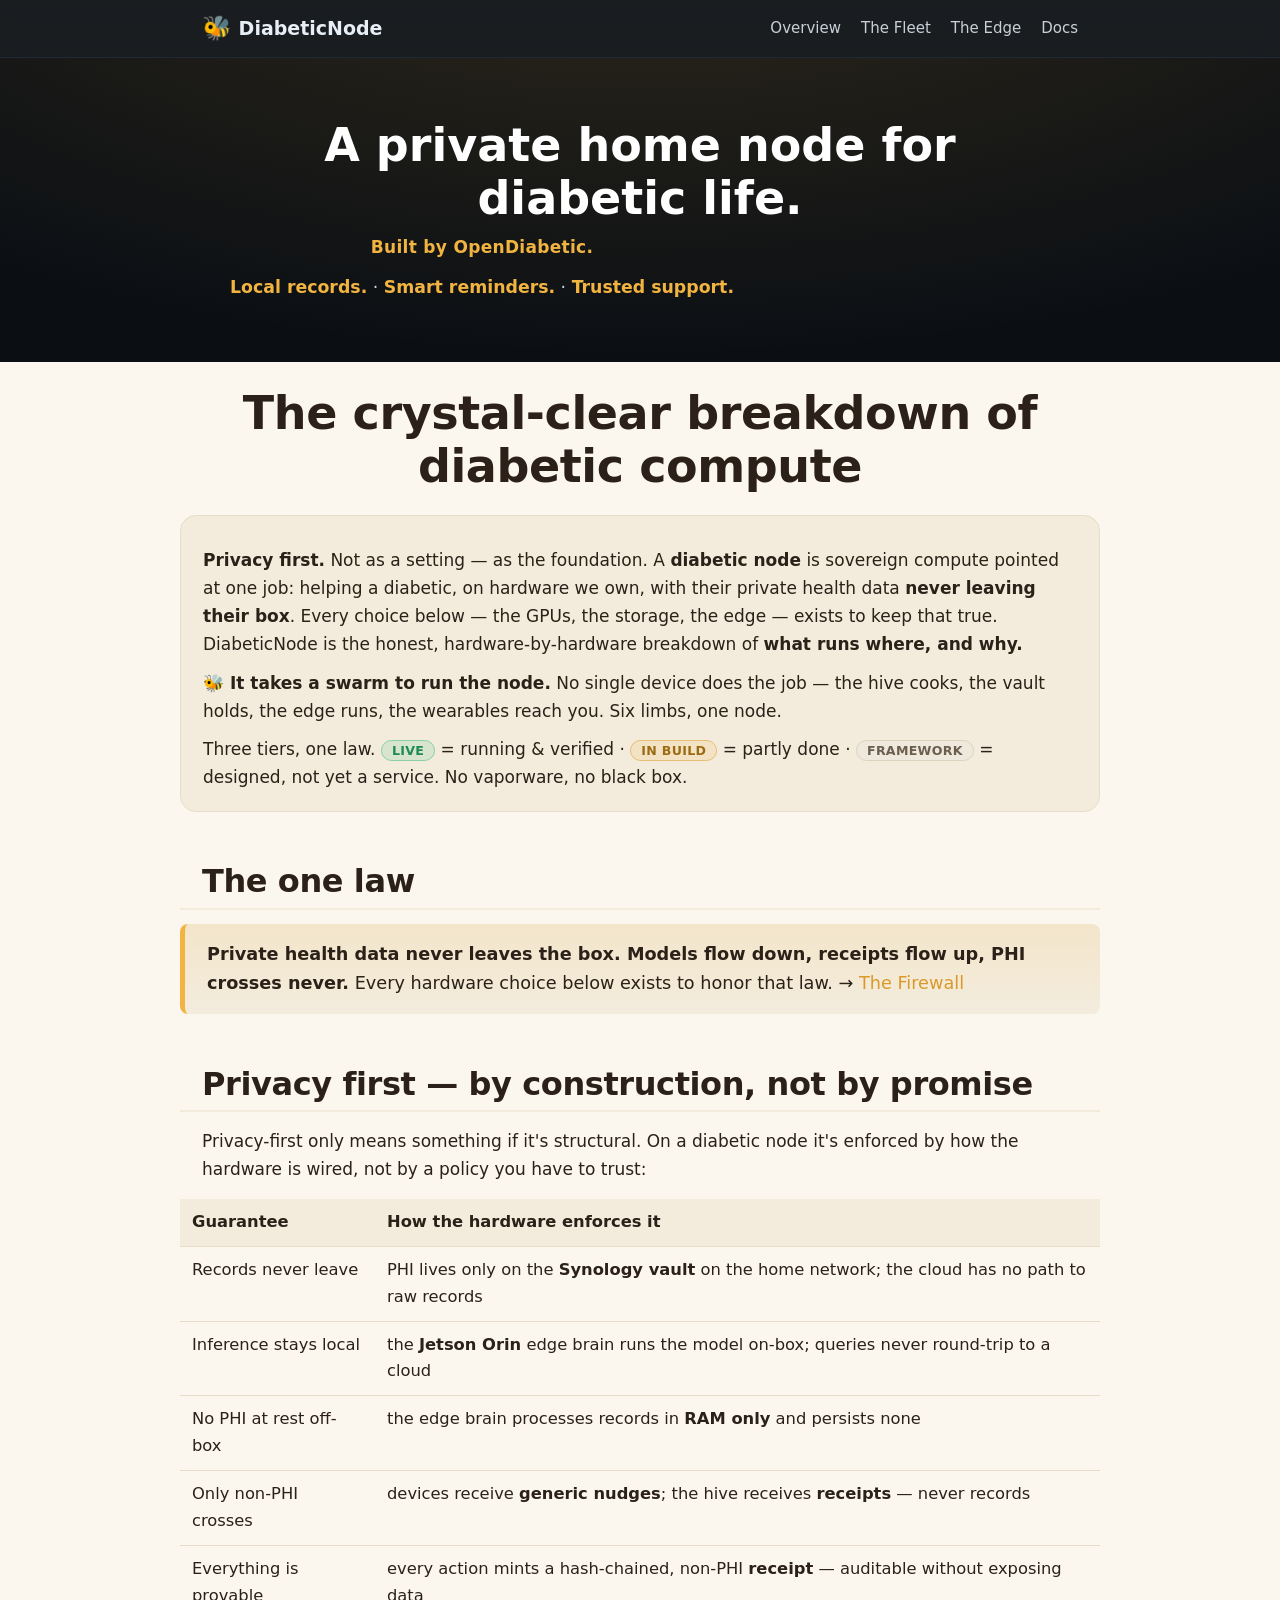
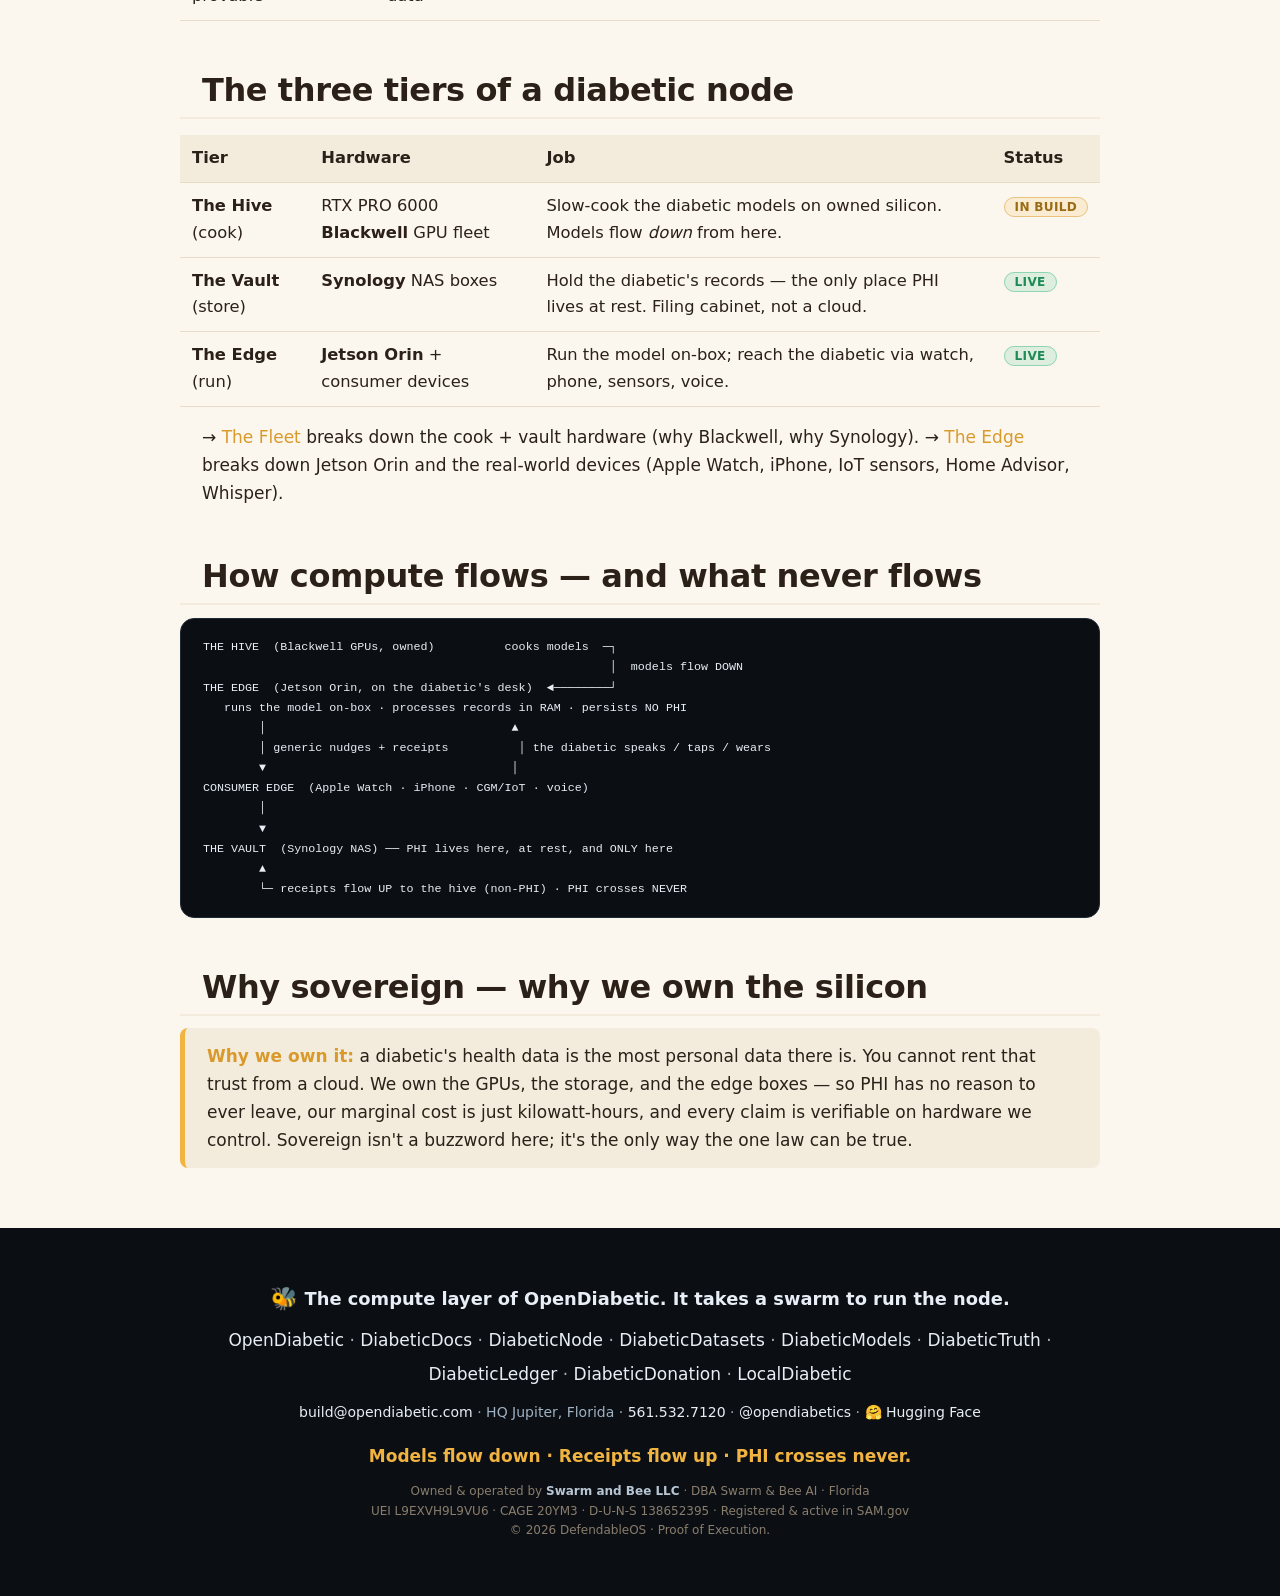
<file: index.html>
<!DOCTYPE html>
<html lang="en">
<head>
<meta charset="utf-8">
<meta name="viewport" content="width=device-width, initial-scale=1">
<link rel="icon" href="/assets/bee.svg" type="image/svg+xml">
<title>DiabeticNode — privacy-first diabetic compute, broken down clearly</title>
<meta name="description" content="How OpenDiabetic's sovereign compute actually works, hardware by hardware: the Blackwell GPU cook fleet, the Synology vaults, the Jetson Orin edge brain, and the consumer edge — Apple Watch, iPhone, IoT sensors, voice. What runs where, and why. No black box.">
<link rel="canonical" href="https://diabeticnode.com/">
<meta property="og:image" content="https://diabeticnode.com/assets/og.png">
<meta property="og:image:width" content="1200">
<meta property="og:image:height" content="630">
<meta name="twitter:image" content="https://diabeticnode.com/assets/og.png">
<meta name="robots" content="index,follow,max-image-preview:large">
<meta name="theme-color" content="#0B0F14">
<meta name="author" content="OpenDiabetic">
<meta name="keywords" content="diabetic compute, privacy-first diabetes, sovereign AI health, Blackwell GPU, Jetson Orin edge brain, Synology vault, diabetic compute breakdown, PHI never leaves the box">
<meta property="og:type" content="article">
<meta property="og:site_name" content="DiabeticNode">
<meta property="og:url" content="https://diabeticnode.com/">
<meta property="og:title" content="DiabeticNode — privacy-first diabetic compute, broken down clearly">
<meta property="og:description" content="The honest, hardware-by-hardware breakdown of OpenDiabetic's sovereign compute: the Blackwell cook fleet, the Synology vaults, the Jetson Orin edge brain, and the consumer edge. What runs where, and why. No black box.">
<meta property="og:locale" content="en_US">
<meta name="twitter:card" content="summary_large_image">
<meta name="twitter:site" content="@opendiabetics">
<meta name="twitter:title" content="DiabeticNode — privacy-first diabetic compute, broken down clearly">
<meta name="twitter:description" content="What runs where, and why — hardware by hardware. Records never leave the box. No black box.">
<link rel="stylesheet" href="/style.css">
<script type="application/ld+json">
{"@context":"https://schema.org","@type":"TechArticle","name":"DiabeticNode — the diabetic compute breakdown",
 "url":"https://diabeticnode.com/","inLanguage":"en","dateModified":"2026-06-21",
 "publisher":{"@type":"Organization","name":"OpenDiabetic","url":"https://opendiabetic.com",
   "parentOrganization":{"@type":"Organization","name":"Swarm and Bee LLC","legalName":"Swarm and Bee LLC","alternateName":"Swarm & Bee AI",
     "address":{"@type":"PostalAddress","addressRegion":"FL","addressCountry":"US"},
     "identifier":[{"@type":"PropertyValue","propertyID":"SAM UEI","value":"L9EXVH9L9VU6"},{"@type":"PropertyValue","propertyID":"CAGE","value":"20YM3"},{"@type":"PropertyValue","propertyID":"DUNS","value":"138652395"}]}},
 "sameAs":["https://opendiabetic.com","https://diabeticdocs.com","https://diabeticdatasets.com","https://diabeticmodels.com","https://diabetictruth.org","https://diabeticledger.com","https://diabeticdonation.com","https://localdiabetic.com","https://x.com/opendiabetics"],
 "about":"Sovereign diabetic compute: GPU fleet, storage, edge devices, and use-cases"}
</script>
</head>
<body>
<header>
  <nav class="top"><strong><span class="bee" aria-hidden="true">🐝</span> DiabeticNode</strong>
    <a href="/">Overview</a>
    <a href="/the-fleet">The Fleet</a>
    <a href="/the-edge">The Edge</a>
    <a href="https://diabeticdocs.com">Docs</a>
  </nav>
</header>

<div class="hero">
  <p class="tagline">A private home node for diabetic life.</p>
  <p class="byline">Built by OpenDiabetic.</p>
  <p class="pillars"><b>Local records.</b> · <b>Smart reminders.</b> · <b>Trusted support.</b></p>
</div>

<h1>The crystal-clear breakdown of diabetic compute</h1>
<div class="lede">
  <p><b>Privacy first.</b> Not as a setting — as the foundation. A <b>diabetic node</b> is sovereign compute
  pointed at one job: helping a diabetic, on hardware we own, with their private health data <b>never leaving
  their box</b>. Every choice below — the GPUs, the storage, the edge — exists to keep that true. DiabeticNode
  is the honest, hardware-by-hardware breakdown of <b>what runs where, and why.</b></p>
  <p><b>🐝 It takes a swarm to run the node.</b> No single device does the job — the hive cooks, the vault
  holds, the edge runs, the wearables reach you. Six limbs, one node.</p>
  <p style="margin-bottom:0">Three tiers, one law.
  <span class="st live">LIVE</span> = running & verified ·
  <span class="st build">IN BUILD</span> = partly done ·
  <span class="st frame">FRAMEWORK</span> = designed, not yet a service. No vaporware, no black box.</p>
</div>

<h2>The one law</h2>
<p class="law"><b>Private health data never leaves the box. Models flow down, receipts flow up, PHI crosses
never.</b> Every hardware choice below exists to honor that law. → <a href="https://diabeticdocs.com/the-firewall">The Firewall</a></p>

<h2>Privacy first — by construction, not by promise</h2>
<p>Privacy-first only means something if it's structural. On a diabetic node it's enforced by how the
hardware is wired, not by a policy you have to trust:</p>
<table>
<tr><th>Guarantee</th><th>How the hardware enforces it</th></tr>
<tr><td>Records never leave</td><td>PHI lives only on the <b>Synology vault</b> on the home network; the cloud has no path to raw records</td></tr>
<tr><td>Inference stays local</td><td>the <b>Jetson Orin</b> edge brain runs the model on-box; queries never round-trip to a cloud</td></tr>
<tr><td>No PHI at rest off-box</td><td>the edge brain processes records in <b>RAM only</b> and persists none</td></tr>
<tr><td>Only non-PHI crosses</td><td>devices receive <b>generic nudges</b>; the hive receives <b>receipts</b> — never records</td></tr>
<tr><td>Everything is provable</td><td>every action mints a hash-chained, non-PHI <b>receipt</b> — auditable without exposing data</td></tr>
</table>

<h2>The three tiers of a diabetic node</h2>
<table>
<tr><th>Tier</th><th>Hardware</th><th>Job</th><th>Status</th></tr>
<tr><td><b>The Hive</b> (cook)</td><td>RTX PRO 6000 <b>Blackwell</b> GPU fleet</td><td>Slow-cook the diabetic models on owned silicon. Models flow <i>down</i> from here.</td><td><span class="st build">IN BUILD</span></td></tr>
<tr><td><b>The Vault</b> (store)</td><td><b>Synology</b> NAS boxes</td><td>Hold the diabetic's records — the only place PHI lives at rest. Filing cabinet, not a cloud.</td><td><span class="st live">LIVE</span></td></tr>
<tr><td><b>The Edge</b> (run)</td><td><b>Jetson Orin</b> + consumer devices</td><td>Run the model on-box; reach the diabetic via watch, phone, sensors, voice.</td><td><span class="st live">LIVE</span></td></tr>
</table>
<p>→ <a href="/the-fleet">The Fleet</a> breaks down the cook + vault hardware (why Blackwell, why Synology).
→ <a href="/the-edge">The Edge</a> breaks down Jetson Orin and the real-world devices (Apple Watch, iPhone,
IoT sensors, Home Advisor, Whisper).</p>

<h2>How compute flows — and what never flows</h2>
<pre class="flow"><code>THE HIVE  (Blackwell GPUs, owned)          cooks models  ─┐
                                                          │  models flow DOWN
THE EDGE  (Jetson Orin, on the diabetic's desk)  ◄────────┘
   runs the model on-box · processes records in RAM · persists NO PHI
        │                                   ▲
        │ generic nudges + receipts          │ the diabetic speaks / taps / wears
        ▼                                   │
CONSUMER EDGE  (Apple Watch · iPhone · CGM/IoT · voice)
        │
        ▼
THE VAULT  (Synology NAS) ── PHI lives here, at rest, and ONLY here
        ▲
        └─ receipts flow UP to the hive (non-PHI) · PHI crosses NEVER</code></pre>

<h2>Why sovereign — why we own the silicon</h2>
<div class="why"><b>Why we own it:</b> a diabetic's health data is the most personal data there is. You
cannot rent that trust from a cloud. We own the GPUs, the storage, and the edge boxes — so PHI has no reason
to ever leave, our marginal cost is just kilowatt-hours, and every claim is verifiable on hardware we
control. Sovereign isn't a buzzword here; it's the only way the one law can be true.</div>

<footer>
  <div class="wrap">
    <p class="tagline"><span class="bee" aria-hidden="true">🐝</span> The compute layer of OpenDiabetic. It takes a swarm to run the node.</p>
    <p class="links">
      <a href="https://opendiabetic.com">OpenDiabetic</a> ·
      <a href="https://diabeticdocs.com">DiabeticDocs</a> ·
      <a href="https://diabeticnode.com">DiabeticNode</a> ·
      <a href="https://diabeticdatasets.com">DiabeticDatasets</a> ·
      <a href="https://diabeticmodels.com">DiabeticModels</a> ·
      <a href="https://diabetictruth.org">DiabeticTruth</a> ·
      <a href="https://diabeticledger.com">DiabeticLedger</a> ·
      <a href="https://diabeticdonation.com">DiabeticDonation</a> ·
      <a href="https://localdiabetic.com">LocalDiabetic</a>
    </p>
    <p class="contact"><a href="mailto:build@opendiabetic.com">build@opendiabetic.com</a> ·
      HQ Jupiter, Florida · <a href="tel:+15615327120">561.532.7120</a> ·
      <a href="https://x.com/opendiabetics" rel="me">@opendiabetics</a> · <a href="https://huggingface.co/SwarmandBee" rel="me">🤗 Hugging Face</a></p>
    <p class="motto">Models flow down · Receipts flow up · PHI crosses never.</p>
    <p class="legal">Owned &amp; operated by <b>Swarm and Bee LLC</b> · DBA Swarm &amp; Bee AI · Florida<br>
      UEI L9EXVH9L9VU6 · CAGE 20YM3 · D-U-N-S 138652395 · Registered &amp; active in SAM.gov<br>
      &copy; 2026 DefendableOS · Proof of Execution.</p>
  </div>
</footer>
</body>
</html>
</file>
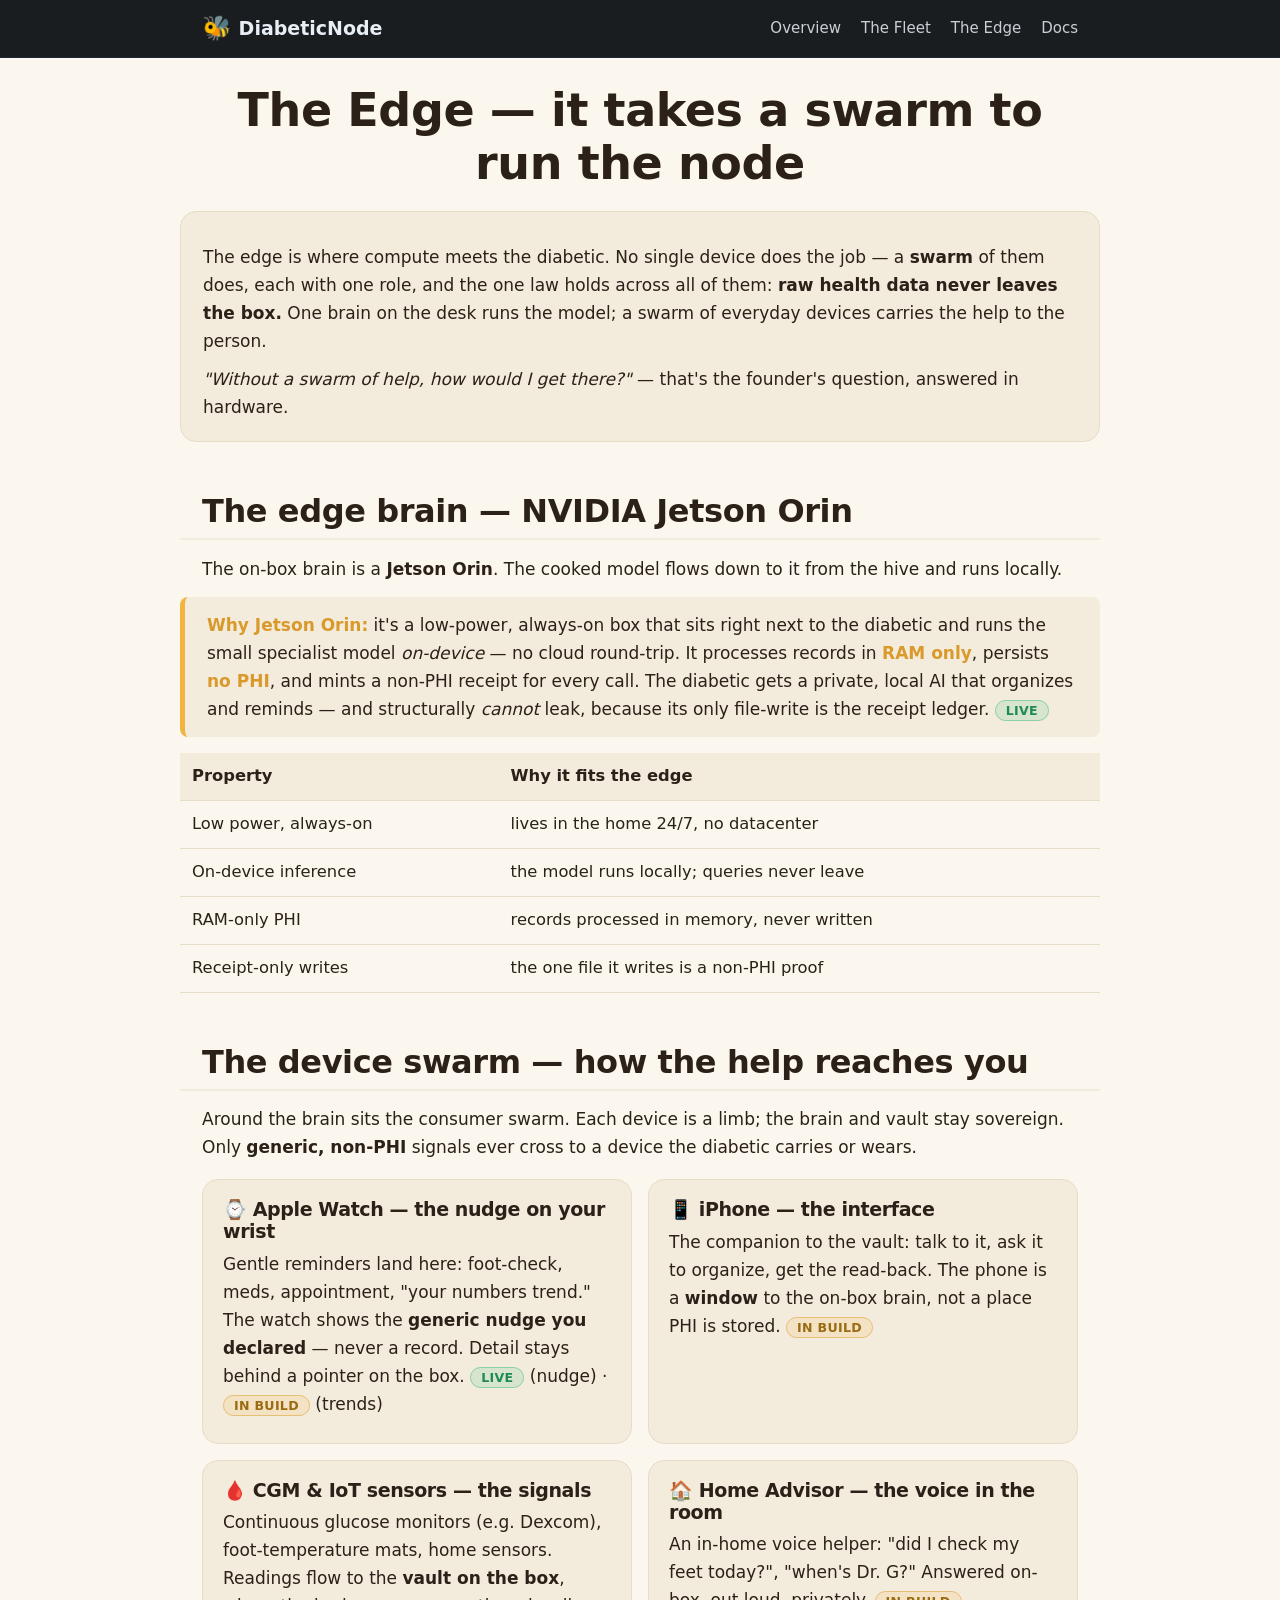
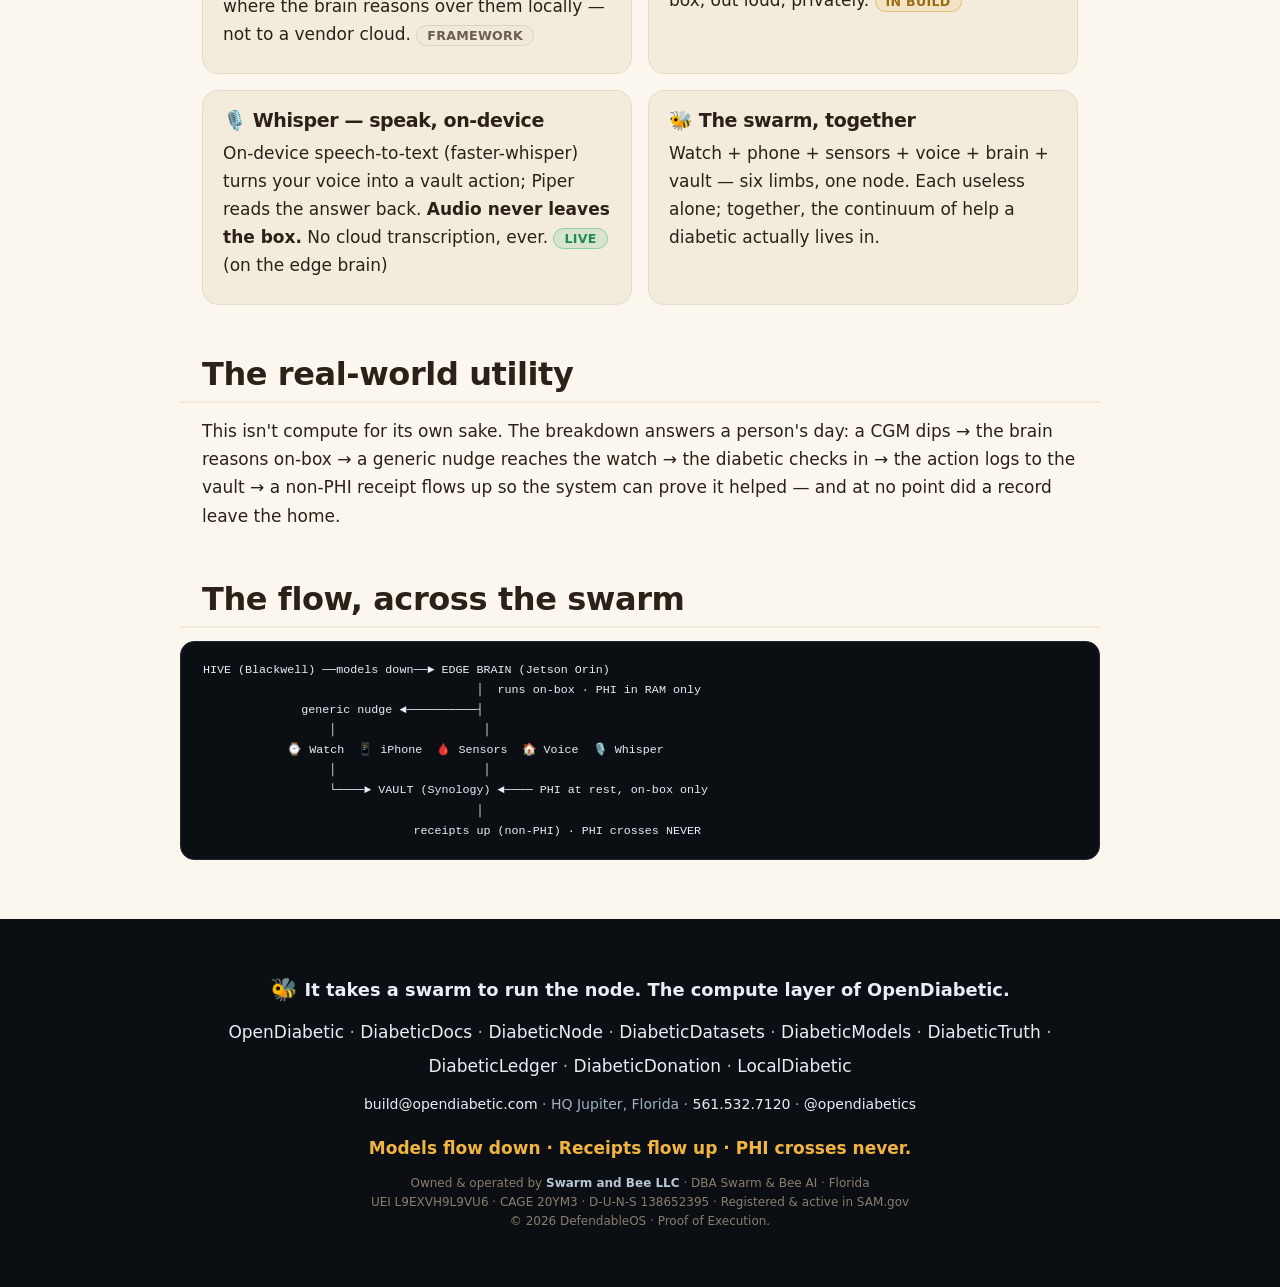
<file: the-edge.html>
<!DOCTYPE html>
<html lang="en">
<head>
<meta charset="utf-8">
<meta name="viewport" content="width=device-width, initial-scale=1">
<link rel="icon" href="/assets/bee.svg" type="image/svg+xml">
<title>The Edge — Jetson Orin & the device swarm | DiabeticNode</title>
<meta name="description" content="The diabetic compute edge: a Jetson Orin edge brain running the model on-box, and the consumer device swarm that reaches the diabetic — Apple Watch, iPhone, CGM/IoT sensors, home voice advisor, and on-device Whisper. The real-world use-cases. It takes a swarm to run the node.">
<link rel="canonical" href="https://diabeticnode.com/the-edge">
<meta property="og:image" content="https://diabeticnode.com/assets/og.png">
<meta property="og:image:width" content="1200">
<meta property="og:image:height" content="630">
<meta name="twitter:image" content="https://diabeticnode.com/assets/og.png">
<meta name="robots" content="index,follow,max-image-preview:large">
<meta name="theme-color" content="#0B0F14">
<meta name="author" content="OpenDiabetic">
<meta property="og:type" content="article">
<meta property="og:site_name" content="DiabeticNode">
<meta property="og:url" content="https://diabeticnode.com/the-edge">
<meta property="og:title" content="The Edge — Jetson Orin & the device swarm | DiabeticNode">
<meta property="og:description" content="The diabetic compute edge: a Jetson Orin edge brain running the model on-box, and the consumer device swarm — Apple Watch, iPhone, CGM/IoT sensors, home voice, on-device Whisper. It takes a swarm to run the node.">
<meta property="og:locale" content="en_US">
<meta name="twitter:card" content="summary_large_image">
<meta name="twitter:site" content="@opendiabetics">
<meta name="twitter:title" content="The Edge — Jetson Orin & the device swarm | DiabeticNode">
<meta name="twitter:description" content="The on-box brain and the everyday devices that carry the help. Raw health data never leaves the box.">
<link rel="stylesheet" href="/style.css">
<script type="application/ld+json">
{"@context":"https://schema.org","@type":"TechArticle","name":"The Edge — Jetson Orin & the device swarm",
 "url":"https://diabeticnode.com/the-edge","inLanguage":"en","dateModified":"2026-06-21",
 "publisher":{"@type":"Organization","name":"OpenDiabetic","url":"https://opendiabetic.com",
   "parentOrganization":{"@type":"Organization","name":"Swarm and Bee LLC","legalName":"Swarm and Bee LLC","alternateName":"Swarm & Bee AI",
     "identifier":[{"@type":"PropertyValue","propertyID":"SAM UEI","value":"L9EXVH9L9VU6"},{"@type":"PropertyValue","propertyID":"CAGE","value":"20YM3"},{"@type":"PropertyValue","propertyID":"DUNS","value":"138652395"}]}},
 "sameAs":["https://opendiabetic.com","https://diabeticdocs.com","https://diabeticnode.com","https://x.com/opendiabetics"]}
</script>
</head>
<body>
<header>
  <nav class="top"><strong><span class="bee" aria-hidden="true">🐝</span> DiabeticNode</strong>
    <a href="/">Overview</a> <a href="/the-fleet">The Fleet</a> <a href="/the-edge">The Edge</a>
    <a href="https://diabeticdocs.com">Docs</a>
  </nav>
</header>

<h1>The Edge — it takes a swarm to run the node</h1>
<div class="lede">
  <p>The edge is where compute meets the diabetic. No single device does the job — a <b>swarm</b> of them
  does, each with one role, and the one law holds across all of them: <b>raw health data never leaves the
  box.</b> One brain on the desk runs the model; a swarm of everyday devices carries the help to the person.</p>
  <p style="margin-bottom:0"><i>"Without a swarm of help, how would I get there?"</i> — that's the founder's
  question, answered in hardware.</p>
</div>

<h2>The edge brain — NVIDIA Jetson Orin</h2>
<p>The on-box brain is a <b>Jetson Orin</b>. The cooked model flows down to it from the hive and runs locally.</p>
<div class="why"><b>Why Jetson Orin:</b> it's a low-power, always-on box that sits right next to the
diabetic and runs the small specialist model <i>on-device</i> — no cloud round-trip. It processes records
in <b>RAM only</b>, persists <b>no PHI</b>, and mints a non-PHI receipt for every call. The diabetic gets a
private, local AI that organizes and reminds — and structurally <i>cannot</i> leak, because its only
file-write is the receipt ledger. <span class="st live">LIVE</span></div>
<table>
<tr><th>Property</th><th>Why it fits the edge</th></tr>
<tr><td>Low power, always-on</td><td>lives in the home 24/7, no datacenter</td></tr>
<tr><td>On-device inference</td><td>the model runs locally; queries never leave</td></tr>
<tr><td>RAM-only PHI</td><td>records processed in memory, never written</td></tr>
<tr><td>Receipt-only writes</td><td>the one file it writes is a non-PHI proof</td></tr>
</table>

<h2>The device swarm — how the help reaches you</h2>
<p>Around the brain sits the consumer swarm. Each device is a limb; the brain and vault stay sovereign.
Only <b>generic, non-PHI</b> signals ever cross to a device the diabetic carries or wears.</p>
<div class="grid">
  <div class="card"><h3>⌚ Apple Watch — the nudge on your wrist</h3>
    <p>Gentle reminders land here: foot-check, meds, appointment, "your numbers trend." The watch shows the
    <b>generic nudge you declared</b> — never a record. Detail stays behind a pointer on the box.
    <span class="st live">LIVE</span> (nudge) · <span class="st build">IN BUILD</span> (trends)</p></div>
  <div class="card"><h3>📱 iPhone — the interface</h3>
    <p>The companion to the vault: talk to it, ask it to organize, get the read-back. The phone is a
    <b>window</b> to the on-box brain, not a place PHI is stored. <span class="st build">IN BUILD</span></p></div>
  <div class="card"><h3>🩸 CGM & IoT sensors — the signals</h3>
    <p>Continuous glucose monitors (e.g. Dexcom), foot-temperature mats, home sensors. Readings flow to the
    <b>vault on the box</b>, where the brain reasons over them locally — not to a vendor cloud.
    <span class="st frame">FRAMEWORK</span></p></div>
  <div class="card"><h3>🏠 Home Advisor — the voice in the room</h3>
    <p>An in-home voice helper: "did I check my feet today?", "when's Dr. G?" Answered on-box, out loud,
    privately. <span class="st build">IN BUILD</span></p></div>
  <div class="card"><h3>🎙️ Whisper — speak, on-device</h3>
    <p>On-device speech-to-text (faster-whisper) turns your voice into a vault action; Piper reads the answer
    back. <b>Audio never leaves the box.</b> No cloud transcription, ever. <span class="st live">LIVE</span> (on the edge brain)</p></div>
  <div class="card"><h3>🐝 The swarm, together</h3>
    <p>Watch + phone + sensors + voice + brain + vault — six limbs, one node. Each useless alone; together,
    the continuum of help a diabetic actually lives in.</p></div>
</div>

<h2>The real-world utility</h2>
<p>This isn't compute for its own sake. The breakdown answers a person's day: a CGM dips → the brain reasons
on-box → a generic nudge reaches the watch → the diabetic checks in → the action logs to the vault → a non-PHI
receipt flows up so the system can prove it helped — and at no point did a record leave the home.</p>

<h2>The flow, across the swarm</h2>
<pre class="flow"><code>HIVE (Blackwell) ──models down──► EDGE BRAIN (Jetson Orin)
                                       │  runs on-box · PHI in RAM only
              generic nudge ◄──────────┤
                  │                     │
            ⌚ Watch  📱 iPhone  🩸 Sensors  🏠 Voice  🎙️ Whisper
                  │                     │
                  └────► VAULT (Synology) ◄──── PHI at rest, on-box only
                                       │
                              receipts up (non-PHI) · PHI crosses NEVER</code></pre>

<footer>
  <div class="wrap">
    <p class="tagline"><span class="bee" aria-hidden="true">🐝</span> It takes a swarm to run the node. The compute layer of OpenDiabetic.</p>
    <p class="links">
      <a href="https://opendiabetic.com">OpenDiabetic</a> ·
      <a href="https://diabeticdocs.com">DiabeticDocs</a> ·
      <a href="https://diabeticnode.com">DiabeticNode</a> ·
      <a href="https://diabeticdatasets.com">DiabeticDatasets</a> ·
      <a href="https://diabeticmodels.com">DiabeticModels</a> ·
      <a href="https://diabetictruth.org">DiabeticTruth</a> ·
      <a href="https://diabeticledger.com">DiabeticLedger</a> ·
      <a href="https://diabeticdonation.com">DiabeticDonation</a> ·
      <a href="https://localdiabetic.com">LocalDiabetic</a>
    </p>
    <p class="contact"><a href="mailto:build@opendiabetic.com">build@opendiabetic.com</a> ·
      HQ Jupiter, Florida · <a href="tel:+15615327120">561.532.7120</a> ·
      <a href="https://x.com/opendiabetics" rel="me">@opendiabetics</a></p>
    <p class="motto">Models flow down · Receipts flow up · PHI crosses never.</p>
    <p class="legal">Owned &amp; operated by <b>Swarm and Bee LLC</b> · DBA Swarm &amp; Bee AI · Florida<br>
      UEI L9EXVH9L9VU6 · CAGE 20YM3 · D-U-N-S 138652395 · Registered &amp; active in SAM.gov<br>
      &copy; 2026 DefendableOS · Proof of Execution.</p>
  </div>
</footer>
</body>
</html>
</file>
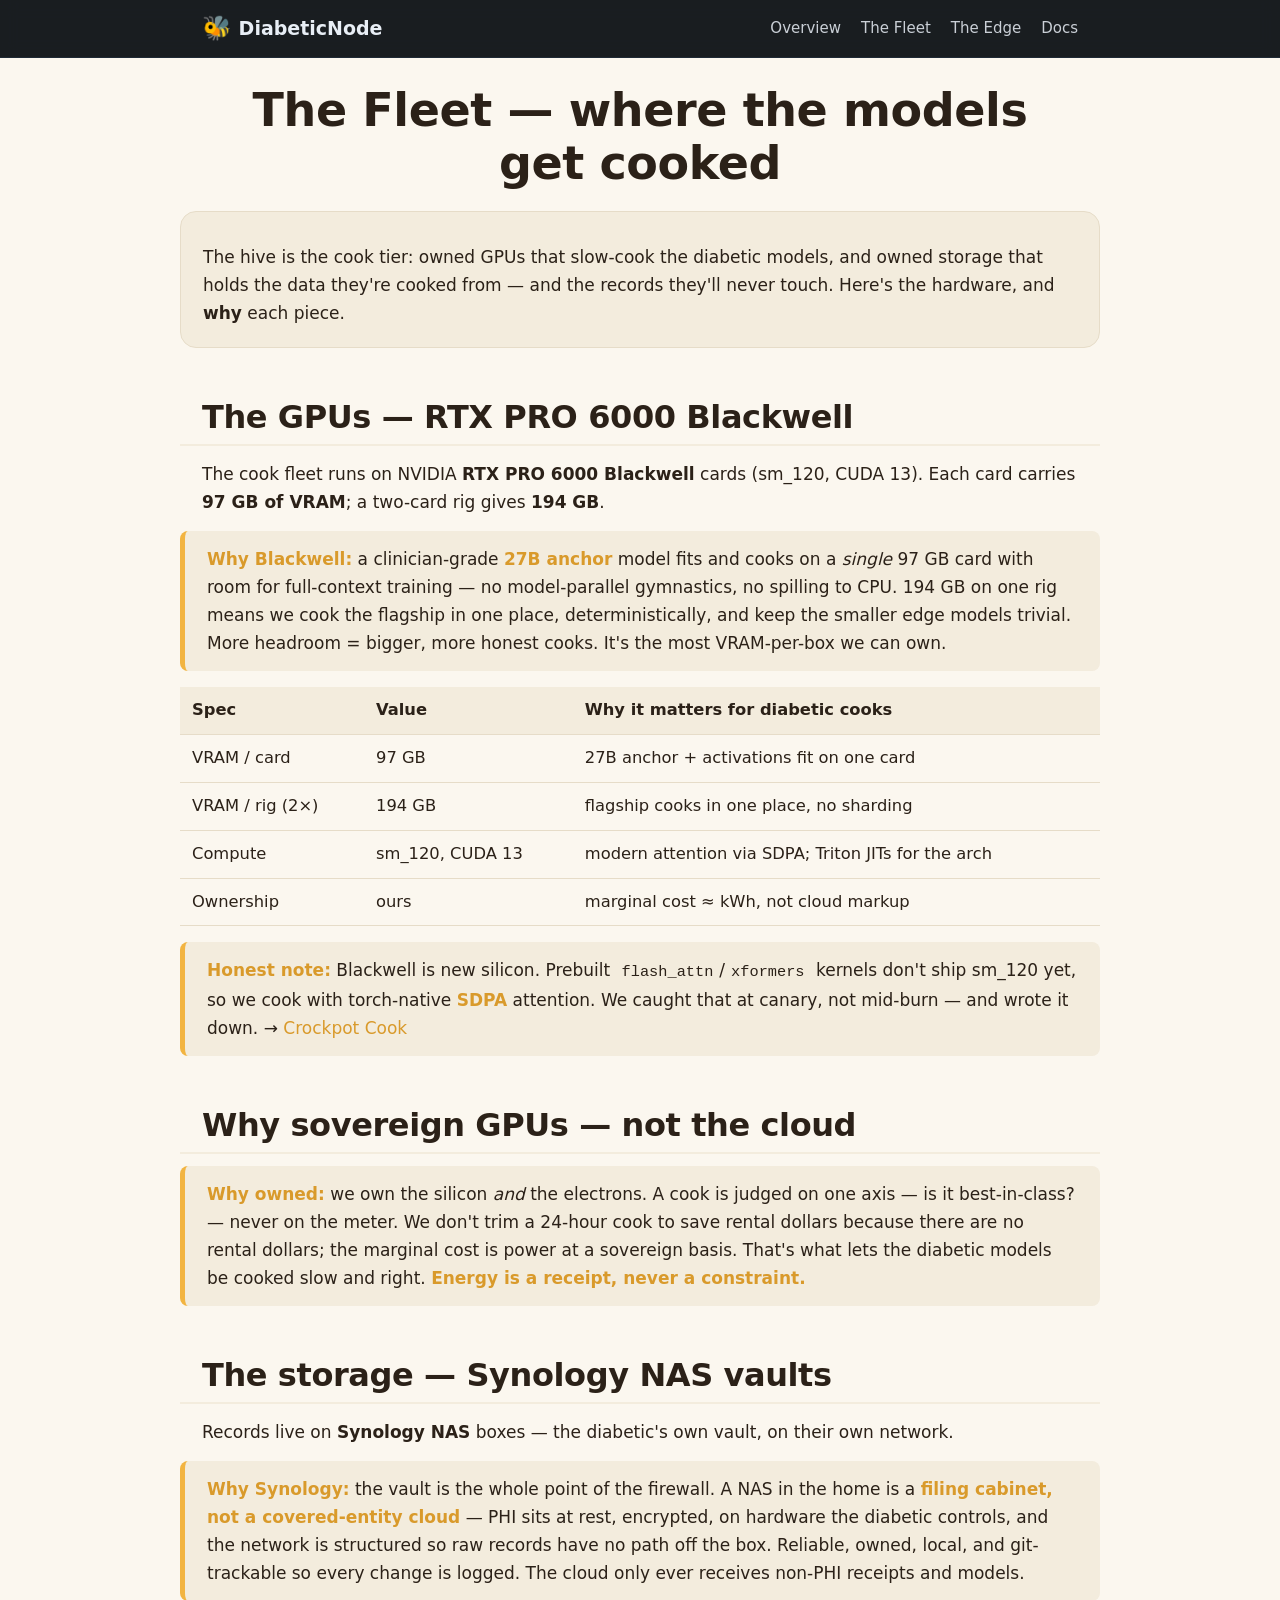
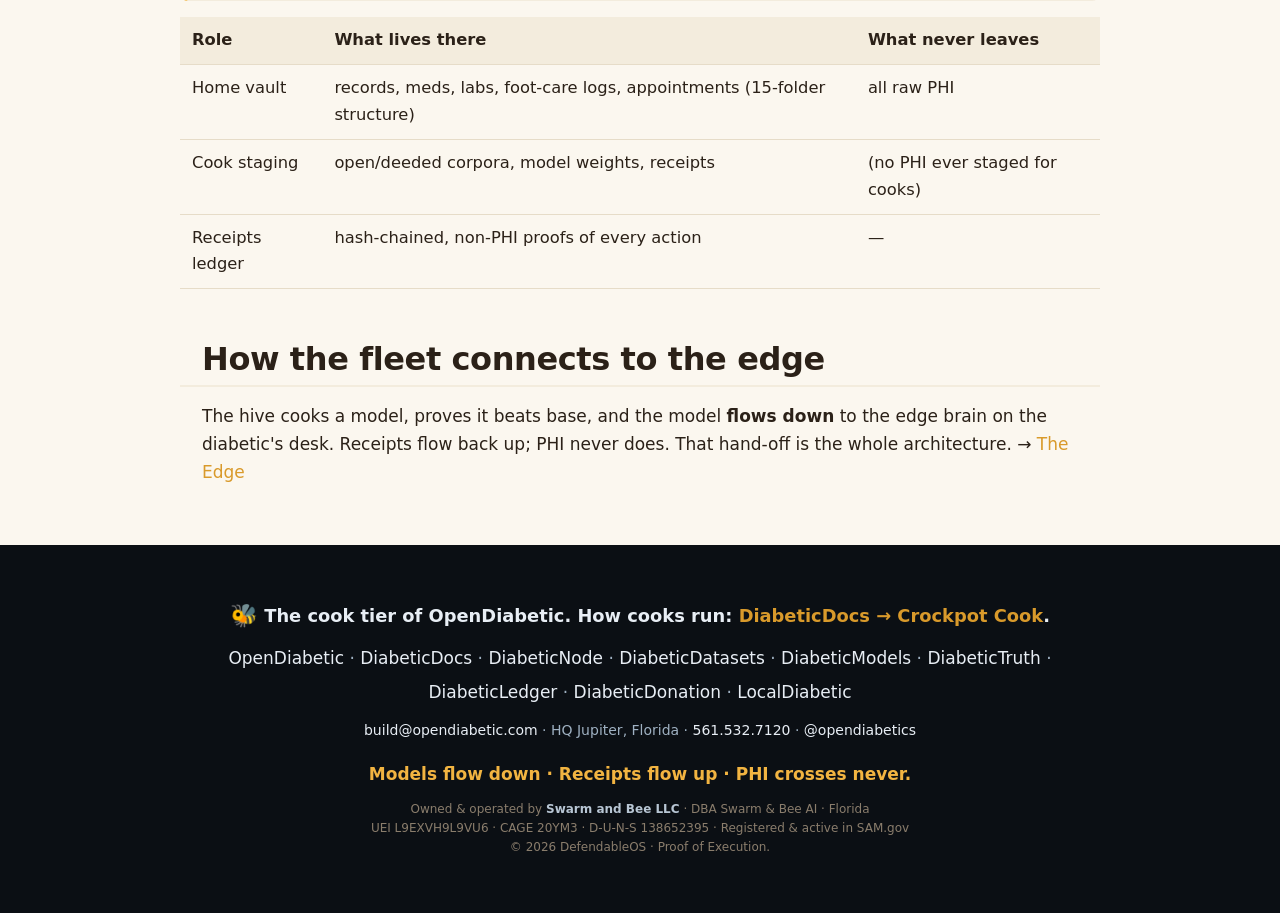
<file: the-fleet.html>
<!DOCTYPE html>
<html lang="en">
<head>
<meta charset="utf-8">
<meta name="viewport" content="width=device-width, initial-scale=1">
<link rel="icon" href="/assets/bee.svg" type="image/svg+xml">
<title>The Fleet — Blackwell GPUs & Synology vaults | DiabeticNode</title>
<meta name="description" content="Why OpenDiabetic cooks on RTX PRO 6000 Blackwell GPUs and stores on Synology NAS: 97GB VRAM per card to slow-cook 27B anchors, owned silicon at sovereign-compute cost, and a vault that keeps PHI on the box. The honest hardware breakdown.">
<link rel="canonical" href="https://diabeticnode.com/the-fleet">
<meta property="og:image" content="https://diabeticnode.com/assets/og.png">
<meta property="og:image:width" content="1200">
<meta property="og:image:height" content="630">
<meta name="twitter:image" content="https://diabeticnode.com/assets/og.png">
<meta name="robots" content="index,follow,max-image-preview:large">
<meta name="theme-color" content="#0B0F14">
<meta name="author" content="OpenDiabetic">
<meta property="og:type" content="article">
<meta property="og:site_name" content="DiabeticNode">
<meta property="og:url" content="https://diabeticnode.com/the-fleet">
<meta property="og:title" content="The Fleet — Blackwell GPUs & Synology vaults | DiabeticNode">
<meta property="og:description" content="Why OpenDiabetic cooks on RTX PRO 6000 Blackwell GPUs and stores on Synology NAS: 97GB VRAM per card to slow-cook 27B anchors, owned silicon at sovereign cost, and a vault that keeps PHI on the box.">
<meta property="og:locale" content="en_US">
<meta name="twitter:card" content="summary_large_image">
<meta name="twitter:site" content="@opendiabetics">
<meta name="twitter:title" content="The Fleet — Blackwell GPUs & Synology vaults | DiabeticNode">
<meta name="twitter:description" content="Why Blackwell, why Synology, why sovereign. The honest hardware breakdown.">
<link rel="stylesheet" href="/style.css">
<script type="application/ld+json">
{"@context":"https://schema.org","@type":"TechArticle","name":"The Fleet — Blackwell GPUs & Synology vaults",
 "url":"https://diabeticnode.com/the-fleet","inLanguage":"en","dateModified":"2026-06-21",
 "publisher":{"@type":"Organization","name":"OpenDiabetic","url":"https://opendiabetic.com",
   "parentOrganization":{"@type":"Organization","name":"Swarm and Bee LLC","legalName":"Swarm and Bee LLC","alternateName":"Swarm & Bee AI",
     "identifier":[{"@type":"PropertyValue","propertyID":"SAM UEI","value":"L9EXVH9L9VU6"},{"@type":"PropertyValue","propertyID":"CAGE","value":"20YM3"},{"@type":"PropertyValue","propertyID":"DUNS","value":"138652395"}]}},
 "sameAs":["https://opendiabetic.com","https://diabeticdocs.com","https://diabeticnode.com","https://x.com/opendiabetics"]}
</script>
</head>
<body>
<header>
  <nav class="top"><strong><span class="bee" aria-hidden="true">🐝</span> DiabeticNode</strong>
    <a href="/">Overview</a> <a href="/the-fleet">The Fleet</a> <a href="/the-edge">The Edge</a>
    <a href="https://diabeticdocs.com">Docs</a>
  </nav>
</header>

<h1>The Fleet — where the models get cooked</h1>
<div class="lede">
  <p style="margin-bottom:0">The hive is the cook tier: owned GPUs that slow-cook the diabetic models, and
  owned storage that holds the data they're cooked from — and the records they'll never touch. Here's the
  hardware, and <b>why</b> each piece.</p>
</div>

<h2>The GPUs — RTX PRO 6000 Blackwell</h2>
<p>The cook fleet runs on NVIDIA <b>RTX PRO 6000 Blackwell</b> cards (sm_120, CUDA 13). Each card carries
<b>97 GB of VRAM</b>; a two-card rig gives <b>194 GB</b>.</p>
<div class="why"><b>Why Blackwell:</b> a clinician-grade <b>27B anchor</b> model fits and cooks on a
<i>single</i> 97 GB card with room for full-context training — no model-parallel gymnastics, no spilling to
CPU. 194 GB on one rig means we cook the flagship in one place, deterministically, and keep the smaller edge
models trivial. More headroom = bigger, more honest cooks. It's the most VRAM-per-box we can own.</div>
<table>
<tr><th>Spec</th><th>Value</th><th>Why it matters for diabetic cooks</th></tr>
<tr><td>VRAM / card</td><td>97 GB</td><td>27B anchor + activations fit on one card</td></tr>
<tr><td>VRAM / rig (2×)</td><td>194 GB</td><td>flagship cooks in one place, no sharding</td></tr>
<tr><td>Compute</td><td>sm_120, CUDA 13</td><td>modern attention via SDPA; Triton JITs for the arch</td></tr>
<tr><td>Ownership</td><td>ours</td><td>marginal cost ≈ kWh, not cloud markup</td></tr>
</table>
<p class="why"><b>Honest note:</b> Blackwell is new
silicon. Prebuilt <code>flash_attn</code>/<code>xformers</code> kernels don't ship sm_120 yet, so we cook
with torch-native <b>SDPA</b> attention. We caught that at canary, not mid-burn — and wrote it down. →
<a href="https://diabeticdocs.com/crockpot-cook">Crockpot Cook</a></p>

<h2>Why sovereign GPUs — not the cloud</h2>
<div class="why"><b>Why owned:</b> we own the silicon <i>and</i> the electrons. A cook is judged on one axis —
is it best-in-class? — never on the meter. We don't trim a 24-hour cook to save rental dollars because there
are no rental dollars; the marginal cost is power at a sovereign basis. That's what lets the diabetic models
be cooked slow and right. <b>Energy is a receipt, never a constraint.</b></div>

<h2>The storage — Synology NAS vaults</h2>
<p>Records live on <b>Synology NAS</b> boxes — the diabetic's own vault, on their own network.</p>
<div class="why"><b>Why Synology:</b> the vault is the whole point of the firewall. A NAS in the home is a
<b>filing cabinet, not a covered-entity cloud</b> — PHI sits at rest, encrypted, on hardware the diabetic
controls, and the network is structured so raw records have no path off the box. Reliable, owned, local,
and git-trackable so every change is logged. The cloud only ever receives non-PHI receipts and models.</div>
<table>
<tr><th>Role</th><th>What lives there</th><th>What never leaves</th></tr>
<tr><td>Home vault</td><td>records, meds, labs, foot-care logs, appointments (15-folder structure)</td><td>all raw PHI</td></tr>
<tr><td>Cook staging</td><td>open/deeded corpora, model weights, receipts</td><td>(no PHI ever staged for cooks)</td></tr>
<tr><td>Receipts ledger</td><td>hash-chained, non-PHI proofs of every action</td><td>—</td></tr>
</table>

<h2>How the fleet connects to the edge</h2>
<p>The hive cooks a model, proves it beats base, and the model <b>flows down</b> to the edge brain on the
diabetic's desk. Receipts flow back up; PHI never does. That hand-off is the whole architecture. →
<a href="/the-edge">The Edge</a></p>

<footer>
  <div class="wrap">
    <p class="tagline"><span class="bee" aria-hidden="true">🐝</span> The cook tier of OpenDiabetic. How cooks run: <a href="https://diabeticdocs.com/crockpot-cook">DiabeticDocs → Crockpot Cook</a>.</p>
    <p class="links">
      <a href="https://opendiabetic.com">OpenDiabetic</a> ·
      <a href="https://diabeticdocs.com">DiabeticDocs</a> ·
      <a href="https://diabeticnode.com">DiabeticNode</a> ·
      <a href="https://diabeticdatasets.com">DiabeticDatasets</a> ·
      <a href="https://diabeticmodels.com">DiabeticModels</a> ·
      <a href="https://diabetictruth.org">DiabeticTruth</a> ·
      <a href="https://diabeticledger.com">DiabeticLedger</a> ·
      <a href="https://diabeticdonation.com">DiabeticDonation</a> ·
      <a href="https://localdiabetic.com">LocalDiabetic</a>
    </p>
    <p class="contact"><a href="mailto:build@opendiabetic.com">build@opendiabetic.com</a> ·
      HQ Jupiter, Florida · <a href="tel:+15615327120">561.532.7120</a> ·
      <a href="https://x.com/opendiabetics" rel="me">@opendiabetics</a></p>
    <p class="motto">Models flow down · Receipts flow up · PHI crosses never.</p>
    <p class="legal">Owned &amp; operated by <b>Swarm and Bee LLC</b> · DBA Swarm &amp; Bee AI · Florida<br>
      UEI L9EXVH9L9VU6 · CAGE 20YM3 · D-U-N-S 138652395 · Registered &amp; active in SAM.gov<br>
      &copy; 2026 DefendableOS · Proof of Execution.</p>
  </div>
</footer>
</body>
</html>
</file>
<file: style.css>
:root{
  --honey:#F2B441; --honey-600:#D99A2B; --green:#2FB67A; --red:#E2524F; --blue:#3D9BE9;
  --ink-900:#0B0F14; --ink-800:#0e141b; --ink-700:#121922; --line:#1F2A36; --ink-50:#E8EEF5;
  --mut:#9fb1c2; --paper:#FBF7EF; --paper-100:#F3ECDD; --cocoa:#2B2118;
}
*{box-sizing:border-box}
html{scroll-behavior:smooth}
body{margin:0;background:var(--paper);color:var(--cocoa);
  font:17px/1.65 Inter,system-ui,-apple-system,"Segoe UI",Roboto,Helvetica,Arial,sans-serif;-webkit-font-smoothing:antialiased}
.wrap{max-width:920px;margin:0 auto;padding:0 22px}
a{color:var(--honey-600);text-decoration:none}
a:hover{text-decoration:underline}
h1,h2,h3,h4{letter-spacing:-.4px;line-height:1.15;color:var(--cocoa)}
b{color:inherit;font-weight:800}

/* nav */
header{position:sticky;top:0;z-index:20;background:rgba(11,15,20,.94);backdrop-filter:blur(8px);
  border-bottom:1px solid var(--line)}
nav.top{display:flex;align-items:center;flex-wrap:wrap;gap:8px 20px;max-width:920px;margin:0 auto;padding:13px 22px;font-size:15px}
nav.top strong{color:var(--ink-50);font-size:19px;font-weight:800;margin-right:auto}
nav.top a{color:var(--ink-50);opacity:.85;margin:0}
nav.top a:hover{opacity:1;text-decoration:none}
.bee{font-size:1.25em;line-height:1;vertical-align:-.05em}

/* hero */
.hero{background:radial-gradient(1100px 460px at 50% -160px,rgba(242,180,65,.16),transparent),var(--ink-900);
  color:var(--ink-50);text-align:center;padding:56px 22px 60px;margin:0 0 8px}
.hero .tagline{font-size:clamp(28px,5vw,46px);font-weight:800;line-height:1.15;margin:.1em auto;max-width:760px;color:#fff}
.hero .byline{color:var(--honey);font-weight:700;margin:.5em 0 0;letter-spacing:.3px}
.hero .pillars{color:#c8d6e3;margin:.7em 0 0;font-size:1.02em}
.hero .pillars b{color:var(--honey)}

/* page flow */
main,h1,h2,h3,p,table,pre,.lede,.law,.why,.grid{max-width:920px;margin-left:auto;margin-right:auto}
body>h1,body>h2,body>h3,body>p,body>table,body>pre,body>.lede,body>.law,body>.why,body>.grid{
  padding-left:22px;padding-right:22px}
h1{font-size:clamp(30px,5vw,46px);font-weight:800;line-height:1.15;margin:.55em auto .25em;text-align:center;max-width:880px}
h2{font-size:clamp(23px,3.4vw,32px);font-weight:800;margin:1.6em auto .35em;padding-bottom:.25em;
  border-bottom:2px solid var(--paper-100)}
h3{margin:1.1em 0 .25em;font-size:19px;font-weight:800}
p{margin:.85em auto}

/* lede / cards / callouts */
.lede{background:var(--paper-100);border:1px solid #e6dcc8;border-radius:16px;padding:20px 24px;margin:22px auto;
  max-width:920px}
.lede p{margin:.6em 0}
table{border-collapse:collapse;width:100%;margin:16px auto;font-size:.96em}
th,td{text-align:left;padding:10px 12px;border-bottom:1px solid #e6dcc8;vertical-align:top}
th{background:var(--paper-100);font-weight:800;color:var(--cocoa)}

/* status pills */
.st{font-size:.74em;font-weight:800;padding:2px 10px;border-radius:999px;white-space:nowrap;letter-spacing:.3px}
.live{background:rgba(47,182,122,.14);color:#1f8a55;border:1px solid rgba(47,182,122,.45)}
.build{background:rgba(242,180,65,.16);color:#9a6b12;border:1px solid rgba(217,154,43,.5)}
.frame{background:#efe9dd;color:#6b5e4f;border:1px solid #ddd2bd}

/* code / flow */
pre{background:var(--ink-900);color:var(--ink-50);padding:18px;border-radius:14px;overflow:auto;
  font-size:13px;line-height:1.55;border:1px solid var(--line)}
code{background:var(--paper-100);padding:1px 6px;border-radius:5px;font-size:.9em;color:var(--cocoa)}
pre code{background:none;padding:0;color:inherit}
.flow{background:var(--ink-900);color:var(--ink-50);font-size:13px;line-height:1.55}

/* the one law */
.law{background:linear-gradient(180deg,rgba(242,180,65,.12),transparent),var(--paper-100);
  border-left:5px solid var(--honey);padding:16px 20px;border-radius:8px;margin:14px auto;font-size:1.04em}

/* why blocks */
.why{background:var(--paper-100);border-left:5px solid var(--honey);padding:14px 18px;border-radius:8px;margin:12px auto}
.why b{color:var(--honey-600)}

/* card grid */
.grid{display:grid;grid-template-columns:repeat(2,1fr);gap:16px;margin:18px auto}
.card{background:var(--paper-100);border:1px solid #e6dcc8;border-radius:16px;padding:18px 20px}
.card h3{margin:.05em 0 .35em}
.card p{margin:.4em 0}

/* footer */
footer{background:var(--ink-900);color:var(--ink-50);padding:46px 0;margin-top:3.5em;text-align:center}
footer .wrap{max-width:920px}
footer p{color:var(--mut);margin:10px auto}
footer .tagline{color:var(--ink-50);font-size:1.05em;font-weight:600}
footer .links{line-height:2}
footer .links a{color:var(--ink-50)}
footer .links a:hover{color:var(--honey)}
footer .contact{font-size:14px}
footer .contact a{color:var(--ink-50)}
footer .motto{color:var(--honey);font-weight:700;margin-top:18px}
footer .legal{font-size:12px;color:#8a7d6c;margin-top:12px;line-height:1.6}
footer .legal b{color:#b8c6d4}

@media(max-width:760px){
  .grid{grid-template-columns:1fr}
  nav.top{gap:6px 14px}
  nav.top strong{margin-right:8px}
}
</file>
